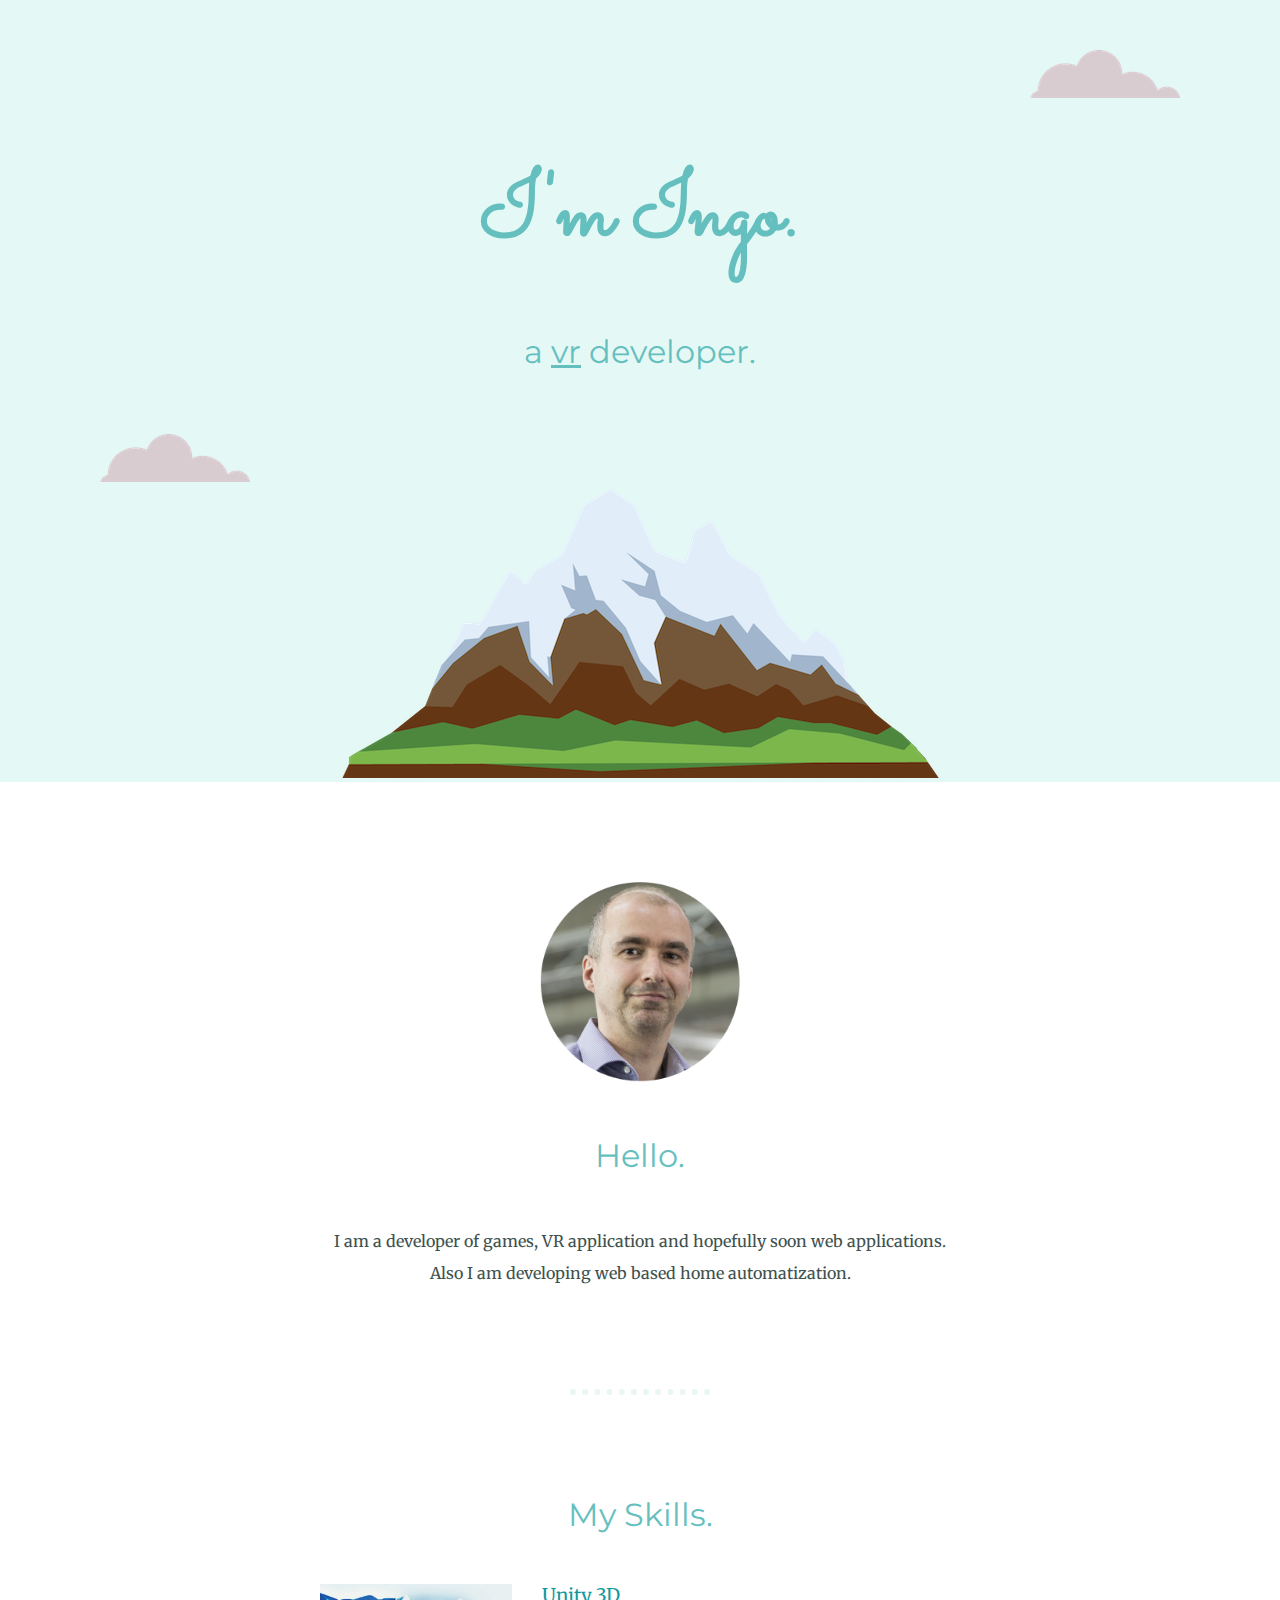
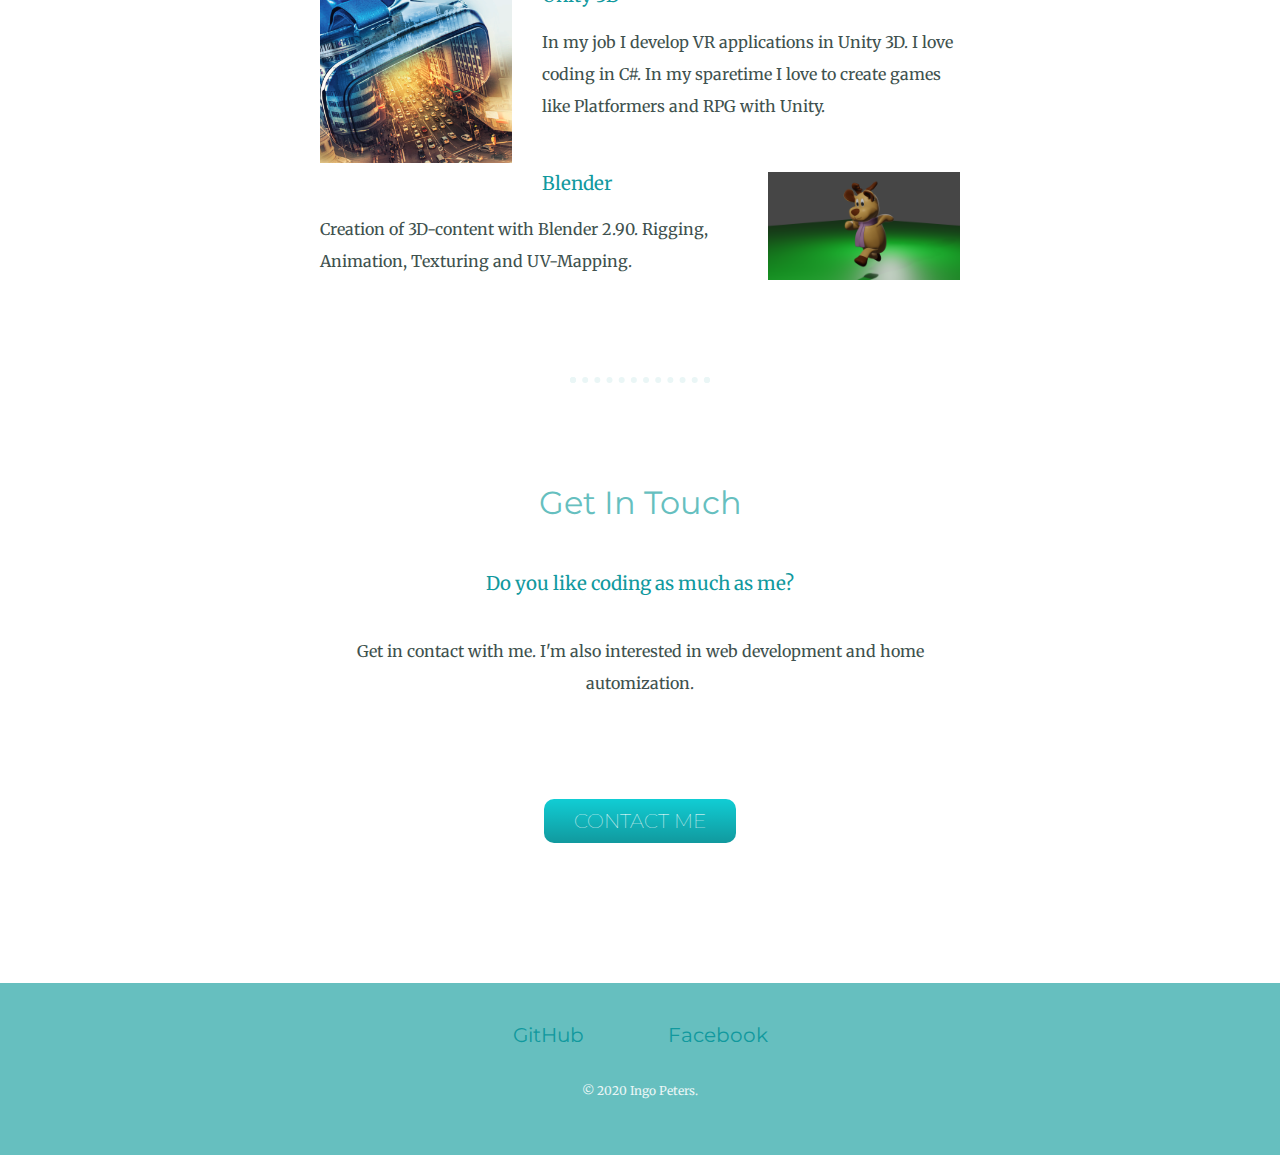
<file: CSS - My Site/index.html>
<!DOCTYPE html>
<html lang="en">
  <head>
    <meta charset="UTF-8" />
    <meta name="viewport" content="width=device-width, initial-scale=1.0" />
    <title>Ingo Peters</title>
    <link rel="stylesheet" href="css/styles.css" />
    <link rel="icon" type="image/x-icon" href="images/myicon.ico" />
    <link rel="preconnect" href="https://fonts.gstatic.com" />
    <link
      href="https://fonts.googleapis.com/css2?family=Merriweather&family=Montserrat:wght@500&family=Sacramento&display=swap"
      rel="stylesheet"
    />
  </head>
  <body>
    <div class="container-top">
      <img class="cloud-top" src="images/cloud.png" alt="cloud-img" />
      <h1>I'm Ingo.</h1>
      <h2>a <span class="important">vr</span> developer.</h2>
      <img class="cloud-bottom" src="images/cloud.png" alt="cloud-img" />
      <img src="images/mountain.png" alt="cloud-img" />
    </div>

    <div class="container-middle">
      <div class="profile">
        <img
          class="img_profile"
          src="images/Ingo_Peters_2019_round.png"
          alt=""
        />
        <h2>Hello.</h2>
        <p>
          I am a developer of games, VR application and hopefully soon web
          applications. Also I am developing web based home automatization.
        </p>
      </div>
      <hr />
      <div class="skills">
        <h2>My Skills.</h2>
        <div class="skill-row">
          <img class="img_skill_1" src="images/vr.png" alt="" />
          <h3>Unity 3D</h3>
          <p>
            In my job I develop VR applications in Unity 3D. I love coding in
            C#. In my sparetime I love to create games like Platformers and RPG
            with Unity.
          </p>
        </div>
        <div class="skill-row">
          <img class="img_skill_2" src="images/Rudi_Running.png" alt="" />
          <h3>Blender</h3>
          <p>
            Creation of 3D-content with Blender 2.90. Rigging, Animation,
            Texturing and UV-Mapping.
          </p>
        </div>
      </div>
      <hr />
      <div class="contact-me">
        <h2>Get In Touch</h2>
        <h3>Do you like coding as much as me?</h3>
        <p class="contact-message">
          Get in contact with me. I'm also interested in web development and
          home automization.
        </p>
        <a class="btn" href="mailto:ingo.peters2@gmx.de">CONTACT ME</a>
      </div>
    </div>

    <div class="container-bottom">
      <a class="footer-link" href="https://github.com/ipevr">GitHub</a>
      <a class="footer-link" href="https://www.facebook.com/ingo.peters.73/"
        >Facebook</a
      >
      <p class="footer-copyright">© 2020 Ingo Peters.</p>
    </div>
  </body>
</html>
</file>
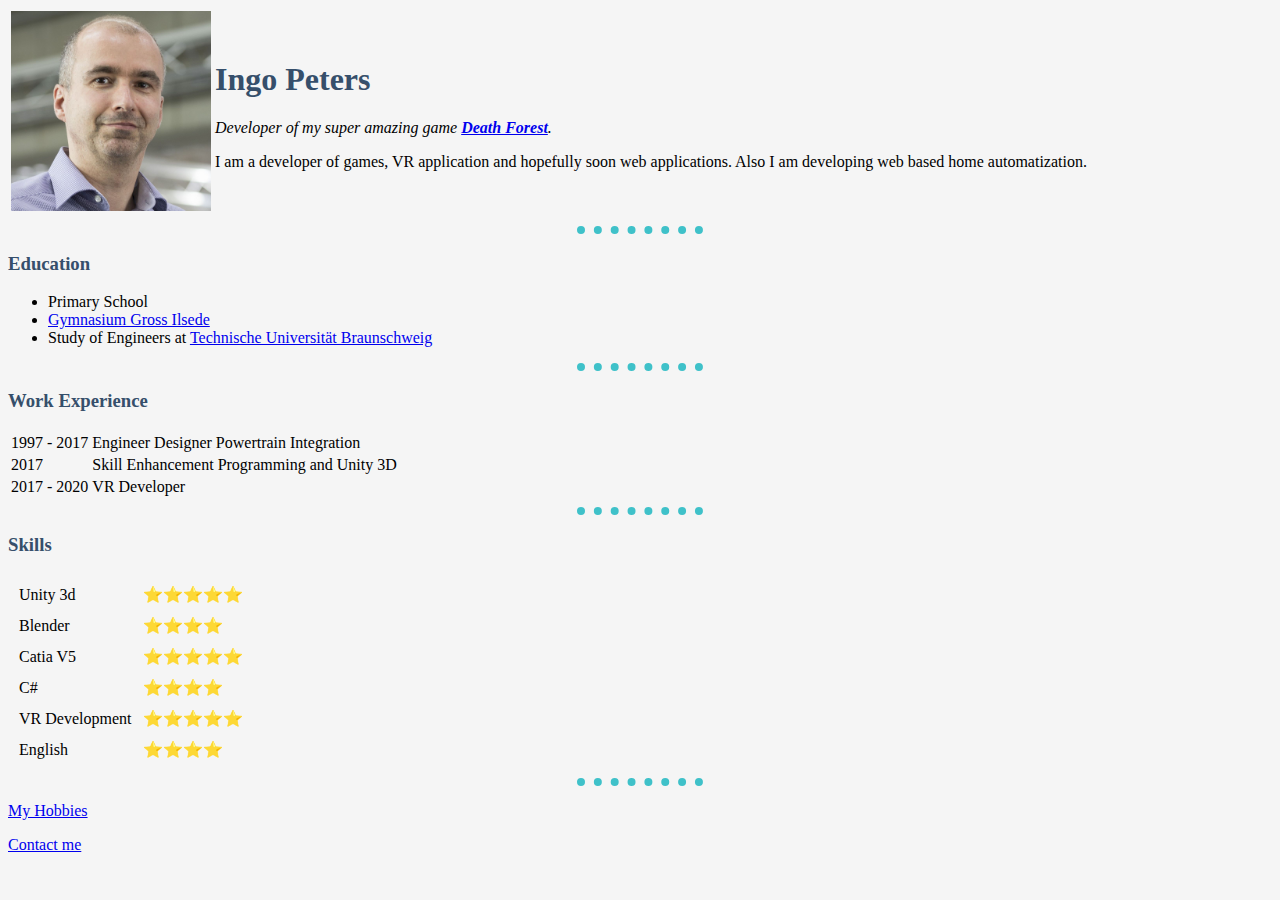
<file: HTML-PersonalSite/index.html>
<!DOCTYPE html>
<html lang="en">
  <head>
    <meta charset="UTF-8" />
    <meta name="viewport" content="width=device-width, initial-scale=1.0" />
    <title>Ingo's Personal Site</title>
    <link rel="stylesheet" href="css/styles.css" />
  </head>
  <body>
    <table>
      <td>
        <img
          src="images/Ingo_Peters_2019.jpg"
          alt="ingo profile picture"
          height="200"
        />
      </td>
      <td>
        <h1>Ingo Peters</h1>
        <p>
          <em
            >Developer of my super amazing game
            <strong
              ><a href="https://github.com/ipevr/Death-Forest" target="_blank"
                >Death Forest</a
              ></strong
            >.</em
          >
        </p>
        <p>
          I am a developer of games, VR application and hopefully soon web
          applications. Also I am developing web based home automatization.
        </p>
      </td>
    </table>

    <hr />

    <h3>Education</h3>
    <ul>
      <li>Primary School</li>
      <li>
        <a href="https://www.gymnasium-gi.de/" target="_blank"
          >Gymnasium Gross Ilsede</a
        >
      </li>
      <li>
        Study of Engineers at
        <a href="https://www.tu-braunschweig.de/" target="_blank"
          >Technische Universität Braunschweig</a
        >
      </li>
    </ul>

    <hr />

    <h3>Work Experience</h3>
    <table>
      <tr>
        <td>1997 - 2017</td>
        <td>Engineer Designer Powertrain Integration</td>
      </tr>
      <tr>
        <td>2017</td>
        <td>Skill Enhancement Programming and Unity 3D</td>
      </tr>
      <tr>
        <td>2017 - 2020</td>
        <td>VR Developer</td>
      </tr>
    </table>

    <hr />

    <h3>Skills</h3>
    <table cellspacing="10">
      <tr>
        <td>Unity 3d</td>
        <td>⭐⭐⭐⭐⭐</td>
      </tr>
      <tr>
        <td>Blender</td>
        <td>⭐⭐⭐⭐</td>
      </tr>
      <tr>
        <td>Catia V5</td>
        <td>⭐⭐⭐⭐⭐</td>
      </tr>
      <tr>
        <td>C#</td>
        <td>⭐⭐⭐⭐</td>
      </tr>
      <tr>
        <td>VR Development</td>
        <td>⭐⭐⭐⭐⭐</td>
      </tr>
      <tr>
        <td>English</td>
        <td>⭐⭐⭐⭐</td>
      </tr>
    </table>

    <hr />

    <p>
      <a href="hobbies.html">My Hobbies</a>
    </p>
    <p>
      <a href="contact.html">Contact me</a>
    </p>
  </body>
</html>
</file>
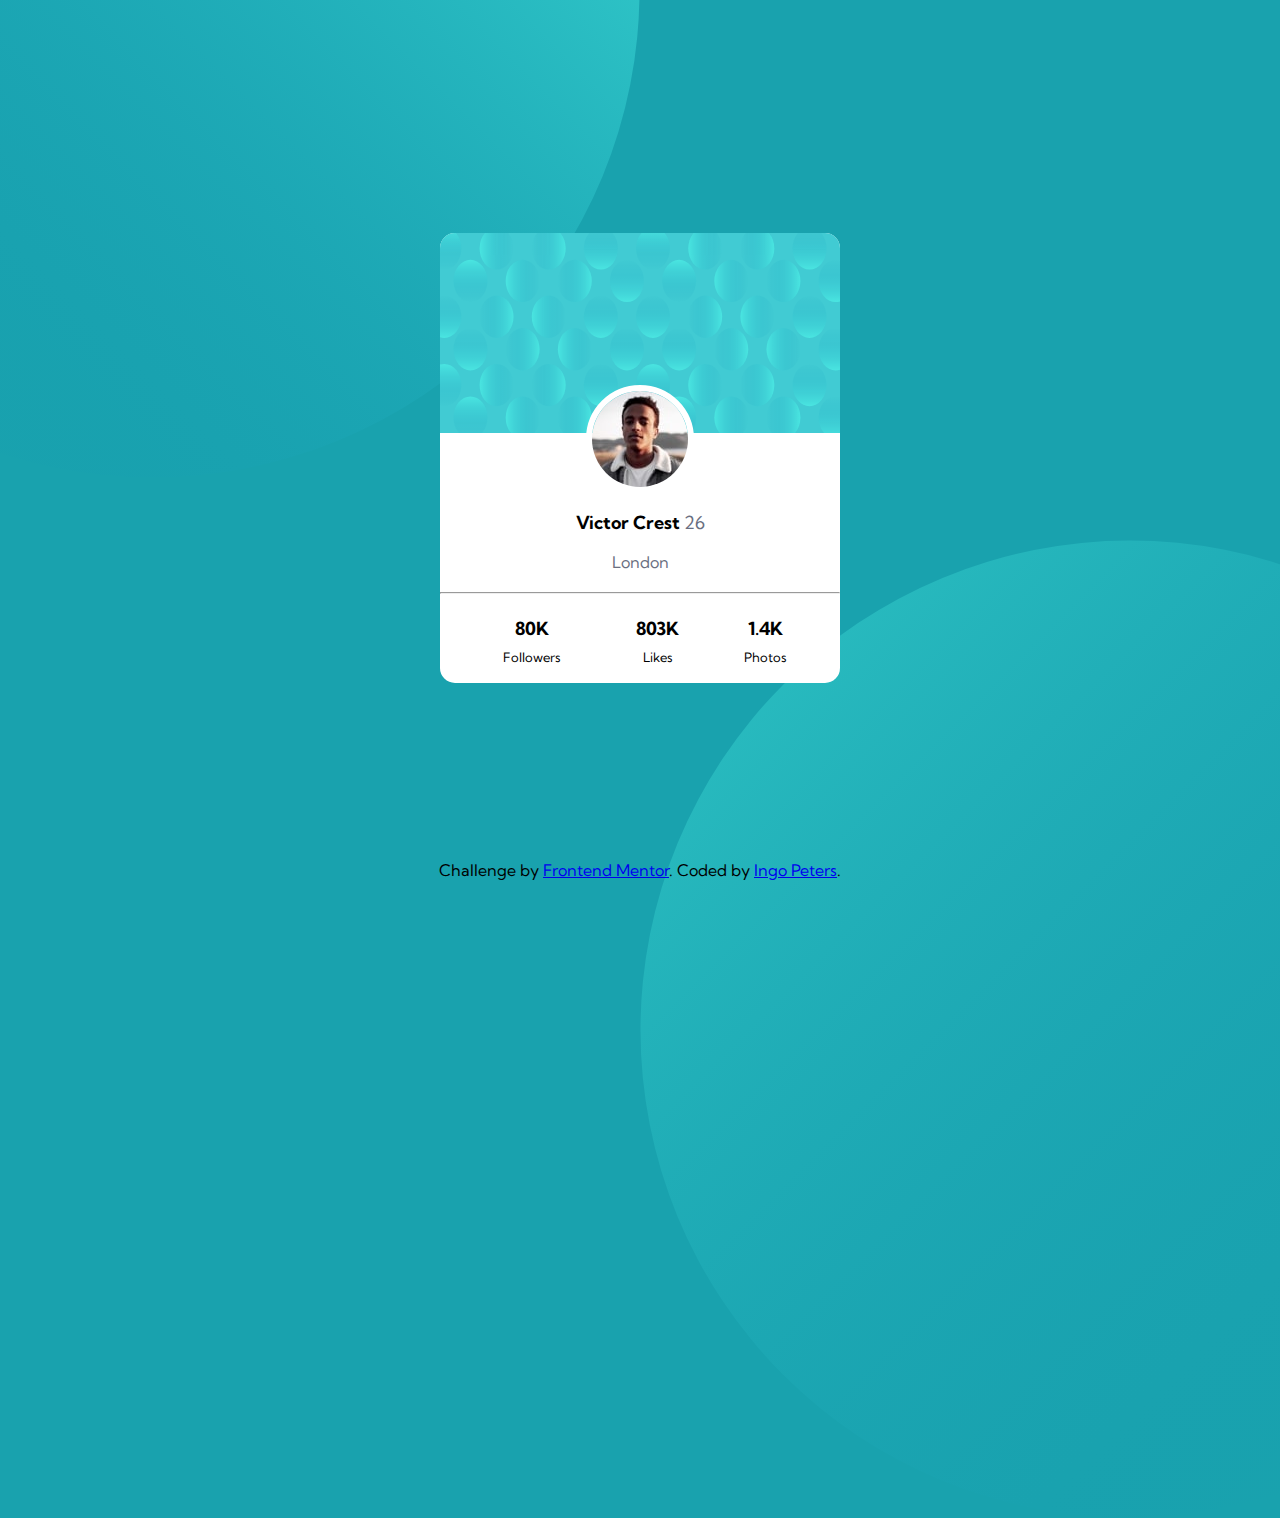
<file: Challenges/profile-card-component-main/index.html>
<!DOCTYPE html>
<html lang="en">
  <head>
    <meta charset="UTF-8" />
    <meta name="viewport" content="width=device-width, initial-scale=1.0" />
    <!-- displays site properly based on user's device -->

    <link
      rel="icon"
      type="image/png"
      sizes="32x32"
      href="./images/favicon-32x32.png"
    />
    <link rel="preconnect" href="https://fonts.gstatic.com" />
    <link
      href="https://fonts.googleapis.com/css2?family=Kumbh+Sans:wght@400;700&display=swap"
      rel="stylesheet"
    />
    <link rel="stylesheet" href="css/styles.css" />
    <title>Frontend Mentor | Profile card component</title>
  </head>
  <body>
    <img class="circle-top" src="images/bg-pattern-top.svg" alt="" />
    <img class="circle-bottom" src="images/bg-pattern-bottom.svg" alt="" />
    <div class="card">
      <div class="card-upper">
        <img class="card-upper-img" src="images/bg-pattern-card.svg" alt="" />
      </div>
      <div class="card-lower">
        <div class="profile">
          <img class="profile-image" src="images/image-victor.jpg" alt="" />
        </div>
        <p class="name">Victor Crest <span class="age">26</span></p>
        <p class="town">London</p>
        <hr />
        <table class="statistics">
          <tr class="stat-value">
            <td>80K</td>
            <td>803K</td>
            <td>1.4K</td>
          </tr>
          <tr class="stat-description">
            <td>Followers</td>
            <td>Likes</td>
            <td>Photos</td>
          </tr>
        </table>
      </div>
    </div>
    <div class="attribution">
      Challenge by
      <a href="https://www.frontendmentor.io?ref=challenge" target="_blank"
        >Frontend Mentor</a
      >. Coded by <a href="#">Ingo Peters</a>.
    </div>
  </body>
</html>
</file>
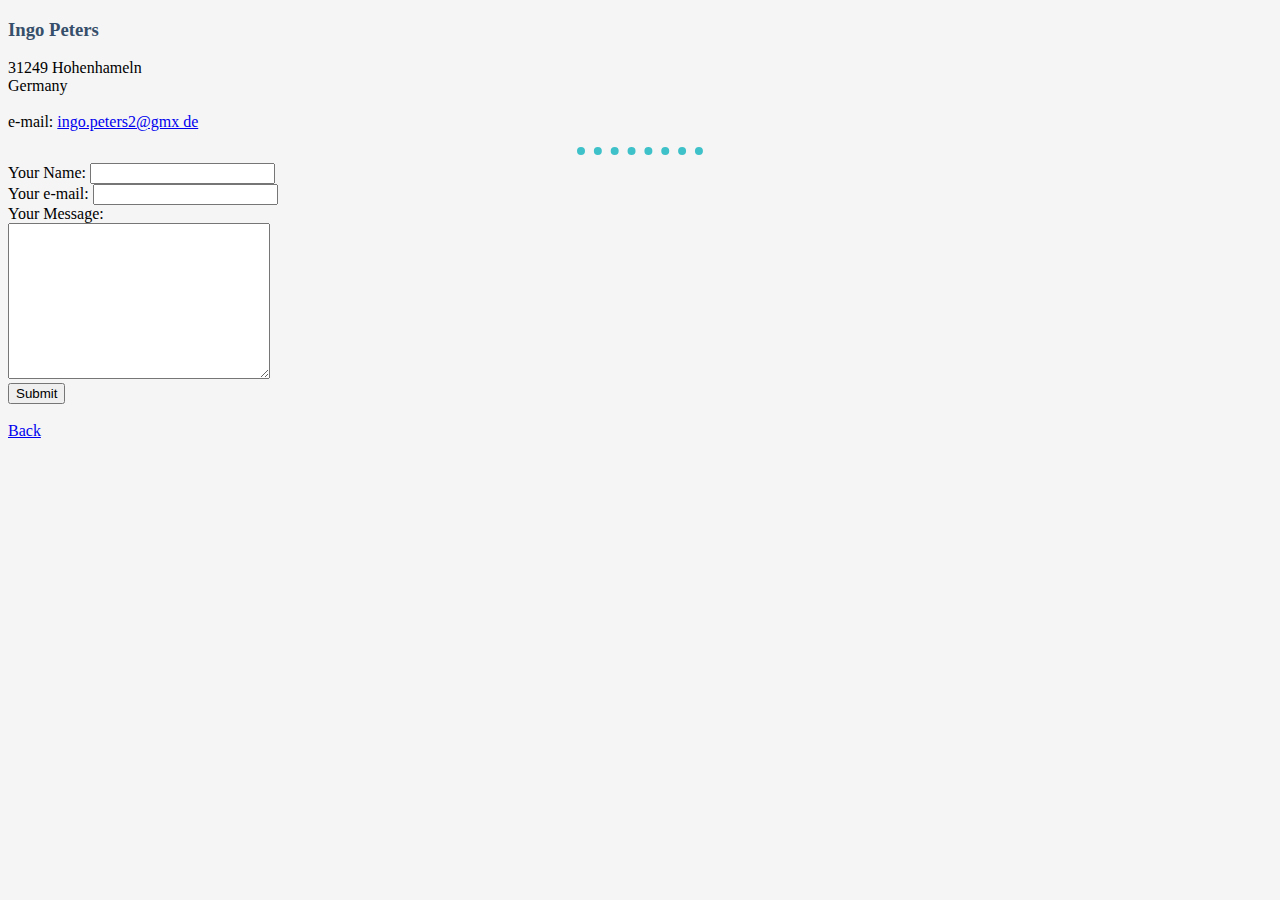
<file: HTML-PersonalSite/contact.html>
<!DOCTYPE html>
<html lang="en">
  <head>
    <meta charset="UTF-8" />
    <meta name="viewport" content="width=device-width, initial-scale=1.0" />
    <title>My Contact</title>
    <link rel="stylesheet" href="css/styles.css" />
  </head>
  <body>
    <h3>Ingo Peters</h3>
    <p>
      31249 Hohenhameln <br />
      Germany <br />
      <br />
      e-mail: <a href="mailto:ingo.peters2@gmx de">ingo.peters2@gmx de</a>
    </p>
    <hr />
    <form
      action="mailto:ingo.peters2@gmx de"
      method="post"
      enctype="text/plain"
    >
      <label>Your Name:</label>
      <input type="text" name="yourName" id="" /><br />
      <label>Your e-mail:</label>
      <input type="email" name="yourEmail" id="" /><br />
      <label>Your Message:</label><br />
      <textarea name="yourMessage" id="" cols="30" rows="10"></textarea><br />
      <input type="submit" value="Submit" />
    </form>
    <br />
    <a href="index.html">Back</a>
  </body>
</html>
</file>
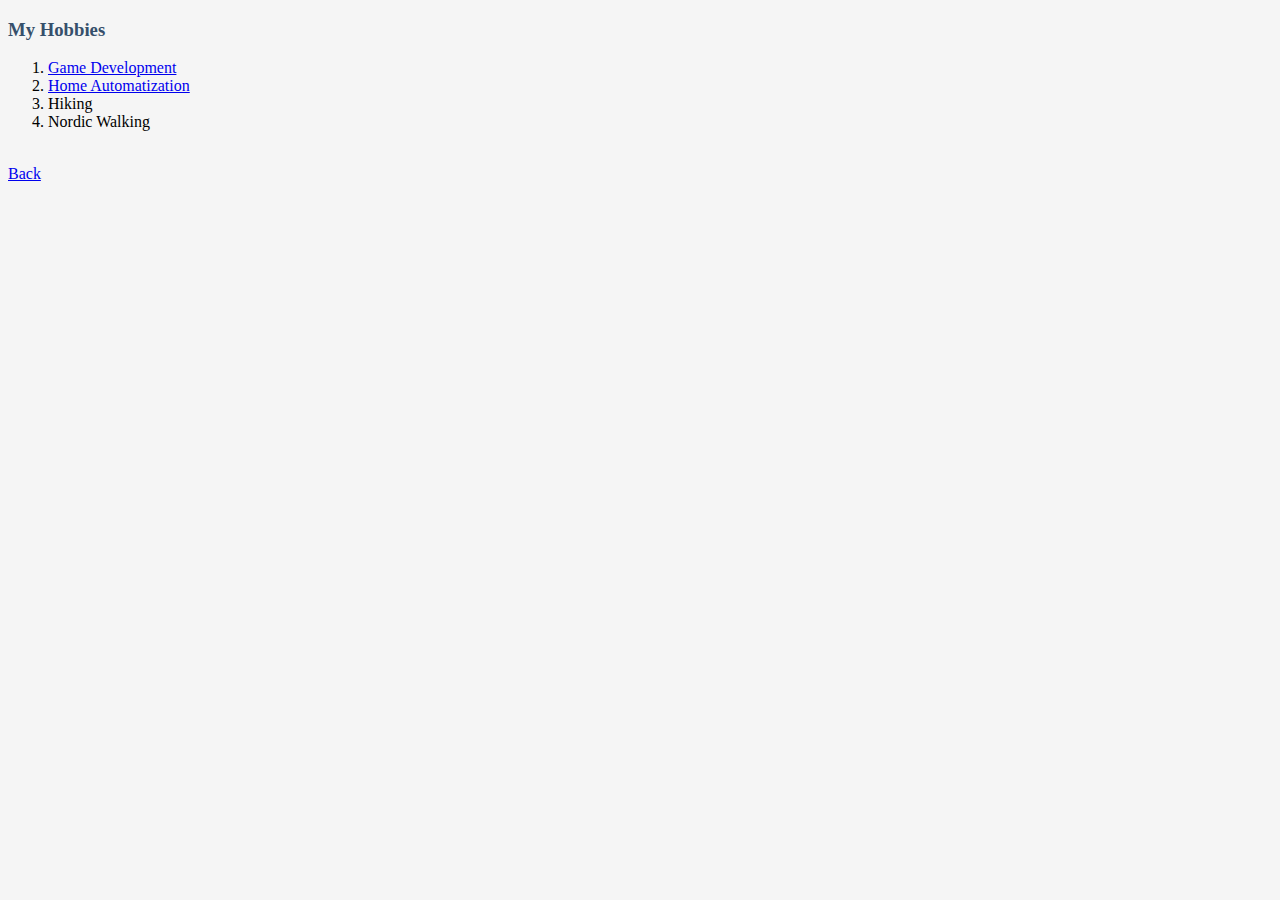
<file: HTML-PersonalSite/hobbies.html>
<!DOCTYPE html>
<html lang="en">
  <head>
    <meta charset="UTF-8" />
    <meta name="viewport" content="width=device-width, initial-scale=1.0" />
    <title>My Hobbies</title>
    <link rel="stylesheet" href="css/styles.css" />
  </head>
  <body>
    <h3>My Hobbies</h3>
    <ol>
      <li>
        <a href="https://github.com/ipevr?tab=repositories" target="_blank"
          >Game Development</a
        >
      </li>
      <li>
        <a
          href="https://tutorials-raspberrypi.de/raspberry-pi-funksteckdosen-433-mhz-steuern/"
          target="_blank"
          >Home Automatization</a
        >
      </li>
      <li>Hiking</li>
      <li>Nordic Walking</li>
    </ol>
    <br />
    <a href="index.html">Back</a>
  </body>
</html>
</file>
<file: CSS - My Site/css/styles.css>
a {
  color: #11999e;
  margin: 40px;
  text-decoration-line: none;
  font-size: 20px;
  font-family: "Montserrat", sans-serif;
}

a:hover {
  color: #eaf6f6;
}

body {
  margin: 0;
  text-align: center;
  font-family: "Merriweather", serif;
  color: #40514e;
}

h1 {
  /* 16px = 100% = 1em; rem: root em, doesn't inherit any other font-size em */
  font-size: 5.625rem;
  color: #66bfbf;
  margin: 50px auto 0 auto;
  font-family: "Sacramento", cursive;
}

h2 {
  font-size: 2rem;
  color: #66bfbf;
  font-weight: normal;
  font-family: "Montserrat", sans-serif;
  margin: 50px auto 50px;
}

h3 {
  color: #11999e;
  font-weight: normal;
}

hr {
  width: 10%;
  border: dotted #eaf6f6 6px;
  border-bottom: none;
  margin: 100px auto;
}

p {
  line-height: 2;
}

.btn {
  background: #11999e;
  background-image: -webkit-linear-gradient(top, #11cdd4, #11999e);
  background-image: -moz-linear-gradient(top, #11cdd4, #11999e);
  background-image: -ms-linear-gradient(top, #11cdd4, #11999e);
  background-image: -o-linear-gradient(top, #11cdd4, #11999e);
  -webkit-border-radius: 10px;
  -moz-border-radius: 10px;
  border-radius: 10px;
  color: #ffffff;
  font-family: "Montserrat", sans-serif;
  font-size: 20px;
  font-weight: 100;
  padding: 10px 30px;
  text-decoration: none;
  display: inline-block;
  cursor: pointer;
  text-align: center;
}

.btn:hover {
  background: #2bc4ad;
  background-image: -webkit-linear-gradient(top, #30e3cb, #2bc4ad);
  background-image: -moz-linear-gradient(top, #30e3cb, #2bc4ad);
  background-image: -ms-linear-gradient(top, #30e3cb, #2bc4ad);
  background-image: -o-linear-gradient(top, #30e3cb, #2bc4ad);
  background-image: -webkit-gradient(to bottom, #30e3cb, #2bc4ad);
  -webkit-border-radius: 10px;
  -moz-border-radius: 10px;
  border-radius: 10px;
  text-decoration: none;
}

.container-bottom {
  background-color: #66bfbf;
  padding: 40px 0 20px;
}

.container-middle {
  margin: 100px auto;
}

.container-top {
  background-color: #e4f9f5;
  position: relative;
  padding-top: 100px;
}

.cloud-bottom {
  position: absolute;
  left: 100px;
  bottom: 300px;
}

.cloud-top {
  position: absolute;
  right: 100px;
  top: 50px;
}

.contact-me {
  margin-bottom: 100px;
  margin: auto;
}

.contact-message {
  width: 50%;
  margin: 40px auto 60px;
}

.footer-copyright {
  padding: 20px 0;
  color: #eaf6f6;
  font-size: 0.75rem;
}

.img_profile {
  width: 200px;
}

.important {
  text-decoration: underline;
}

.img_skill_1 {
  width: 30%;
  float: left;
  margin-right: 30px;
  margin-bottom: 20px;
}

.img_skill_2 {
  width: 30%;
  float: right;
  margin-left: 30px;
  margin-bottom: 20px;
}

.leftspace {
  position: relative;
  left: 50px;
  top: 30px;
}

.profile {
  width: 50%;
  margin: auto;
}

.skill-row {
  margin: 0 auto 50px;
  width: 50%;
  text-align: left;
}

.skills {
}
</file>
<file: HTML-PersonalSite/css/styles.css>
body {
  background-color: #f5f5f5;
}
hr {
  border-color: #3fc1c9;
  border-style: none;
  border-top-style: dotted;
  border-top-width: 8px;
  width: 10%;
}
h1 {
  color: #364f6b;
}
h3 {
  color: #364f6b;
}
</file>
<file: Challenges/profile-card-component-main/css/styles.css>
body {
  background-color: hsl(185, 75%, 39%);
  overflow: hidden;
  height: 100vh;
  text-align: center;
  font-family: "Kumbh Sans", sans-serif;
}

hr {
  color: hsl(0, 0%, 59%);
  margin: 20px 0;
}

.age {
  color: hsl(227, 10%, 46%);
  font-weight: 400;
}

.attribution {
  position: absolute;
  bottom: 0;
  left: 0;
  right: 0;
  padding-bottom: 20px;
}

.card {
  background-color: white;
  position: relative;
  width: 400px;
  height: 450px;
  margin: auto;
  top: 50%;
  transform: translateY(-50%);
  display: table;
  border-radius: 15px;
  border-style: none;
  overflow: hidden;
}

.card-lower {
  position: absolute;
  width: 100%;
  display: table-row;
}

.card-upper {
  display: table-row;
  height: 200px;
}

.card-upper-img {
  width: 100%;
  height: 100%;
}

.circle-top {
  position: absolute;
  right: 50%;
  top: -500px;
}

.circle-bottom {
  position: absolute;
  left: 50%;
  top: 60%;
}

.name {
  padding-top: 60px;
  font-size: large;
  font-weight: 700;
}

.profile-image {
  position: absolute;
  width: 96px;
  height: 96px;
  top: -48px;
  left: 50%;
  transform: translateX(-50%);
  border-radius: 50%;
  border: solid 6px white;
}

.statistics {
  table-layout: auto;
  width: 360px;
  margin: auto;
}

.stat-description {
  font-size: small;
  line-height: 2;
}

.stat-value {
  font-size: large;
  font-weight: 700;
}

.town {
  color: hsl(227, 10%, 46%);
  font-size: medium;
}
</file>
